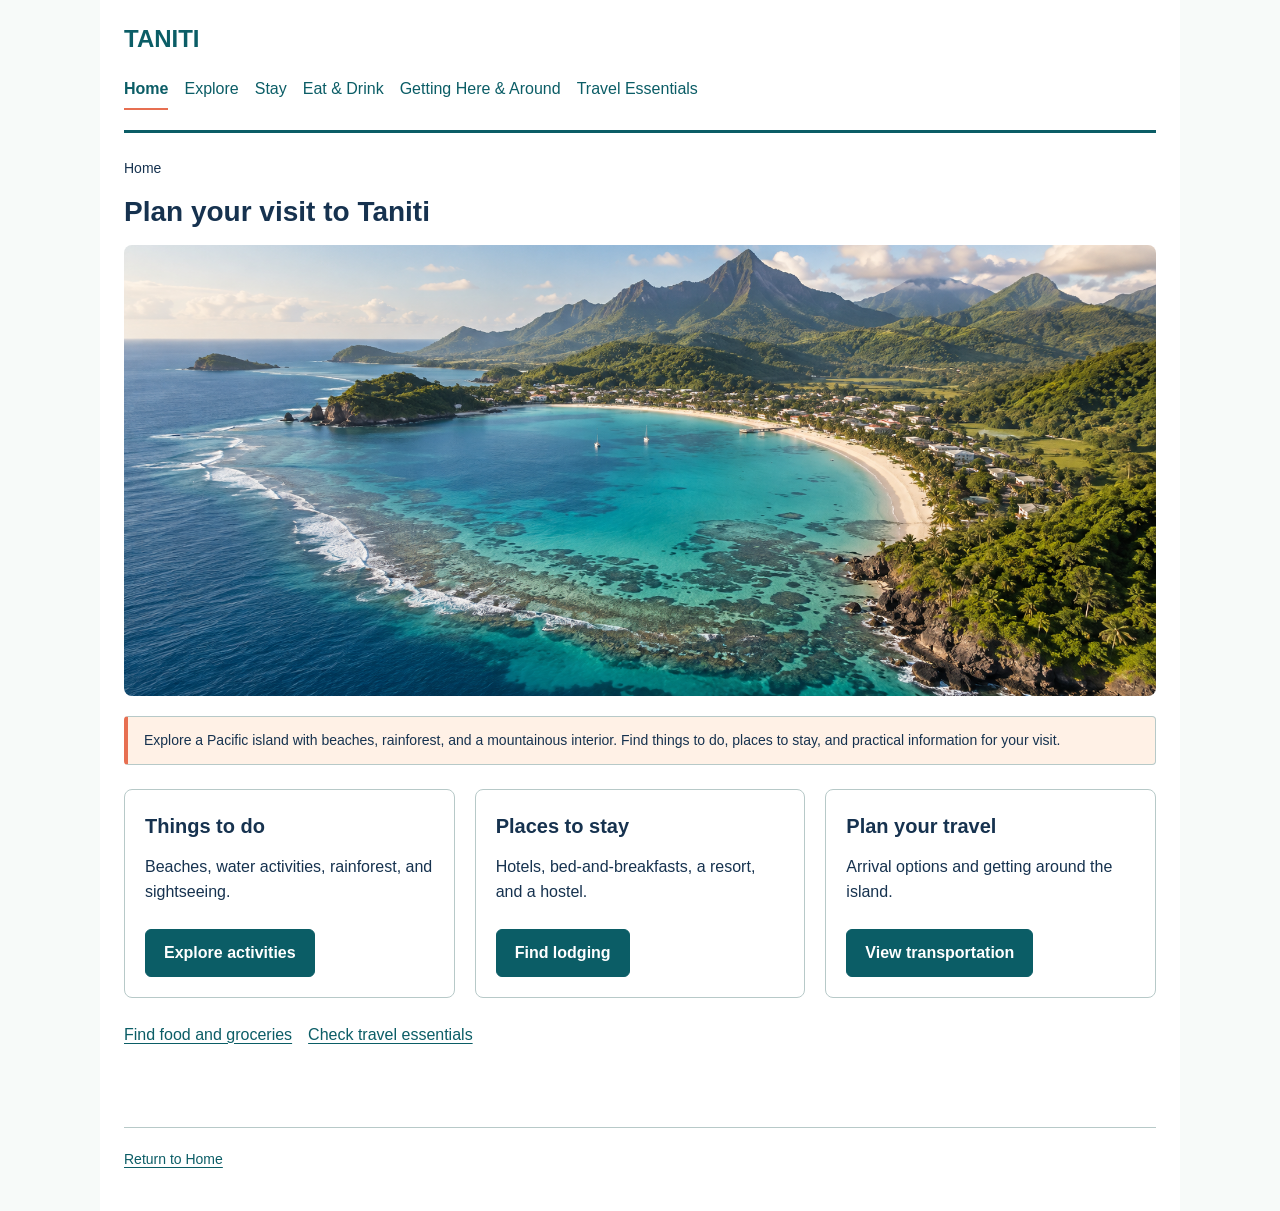
<file: index.html>
<!DOCTYPE html>
<html lang="en">
<head>
  <meta charset="UTF-8">
  <meta name="viewport" content="width=device-width, initial-scale=1.0">
  <title>Taniti · Plan your visit · Prototype</title>
  <link rel="stylesheet" href="style.css">
</head>
<body>
  <div class="site-container">
    <header>
      <a class="brand" href="index.html">TANITI</a>
      <nav aria-label="Main navigation">
        <a href="index.html" aria-current="page">Home</a>
        <a href="explore.html">Explore</a>
        <a href="stay.html">Stay</a>
        <a href="dining.html">Eat &amp; Drink</a>
        <a href="transport.html">Getting Here &amp; Around</a>
        <a href="essentials.html">Travel Essentials</a>
      </nav>
    </header>

    <main id="main">
      <p class="breadcrumb">Home</p>
      <h1>Plan your visit to Taniti</h1>
      
      <img
        class="hero-image"
        src="assets/taniti-hero-v1.png"
        alt="Aerial view of Taniti's turquoise lagoon, sandy coast, rainforest, and mountains"
      >
      
      <div class="note">
        Explore a Pacific island with beaches, rainforest, and a mountainous interior. Find things to do, places to stay, and practical information for your visit.
      </div>

      <div class="grid-3">
        <article class="box">
          <h2>Things to do</h2>
          <p>Beaches, water activities, rainforest, and sightseeing.</p>
          <a class="button" href="explore.html">Explore activities</a>
        </article>

        <article class="box">
          <h2>Places to stay</h2>
          <p>Hotels, bed-and-breakfasts, a resort, and a hostel.</p>
          <a class="button" href="stay.html">Find lodging</a>
        </article>

        <article class="box">
          <h2>Plan your travel</h2>
          <p>Arrival options and getting around the island.</p>
          <a class="button" href="transport.html">View transportation</a>
        </article>
      </div>

      <div class="quick-links">
        <a href="dining.html">Find food and groceries</a>
        <a href="essentials.html">Check travel essentials</a>
      </div>
    </main>

    <footer>
      <a href="index.html">Return to Home</a>
    </footer>
  </div>
</body>
</html>
</file>
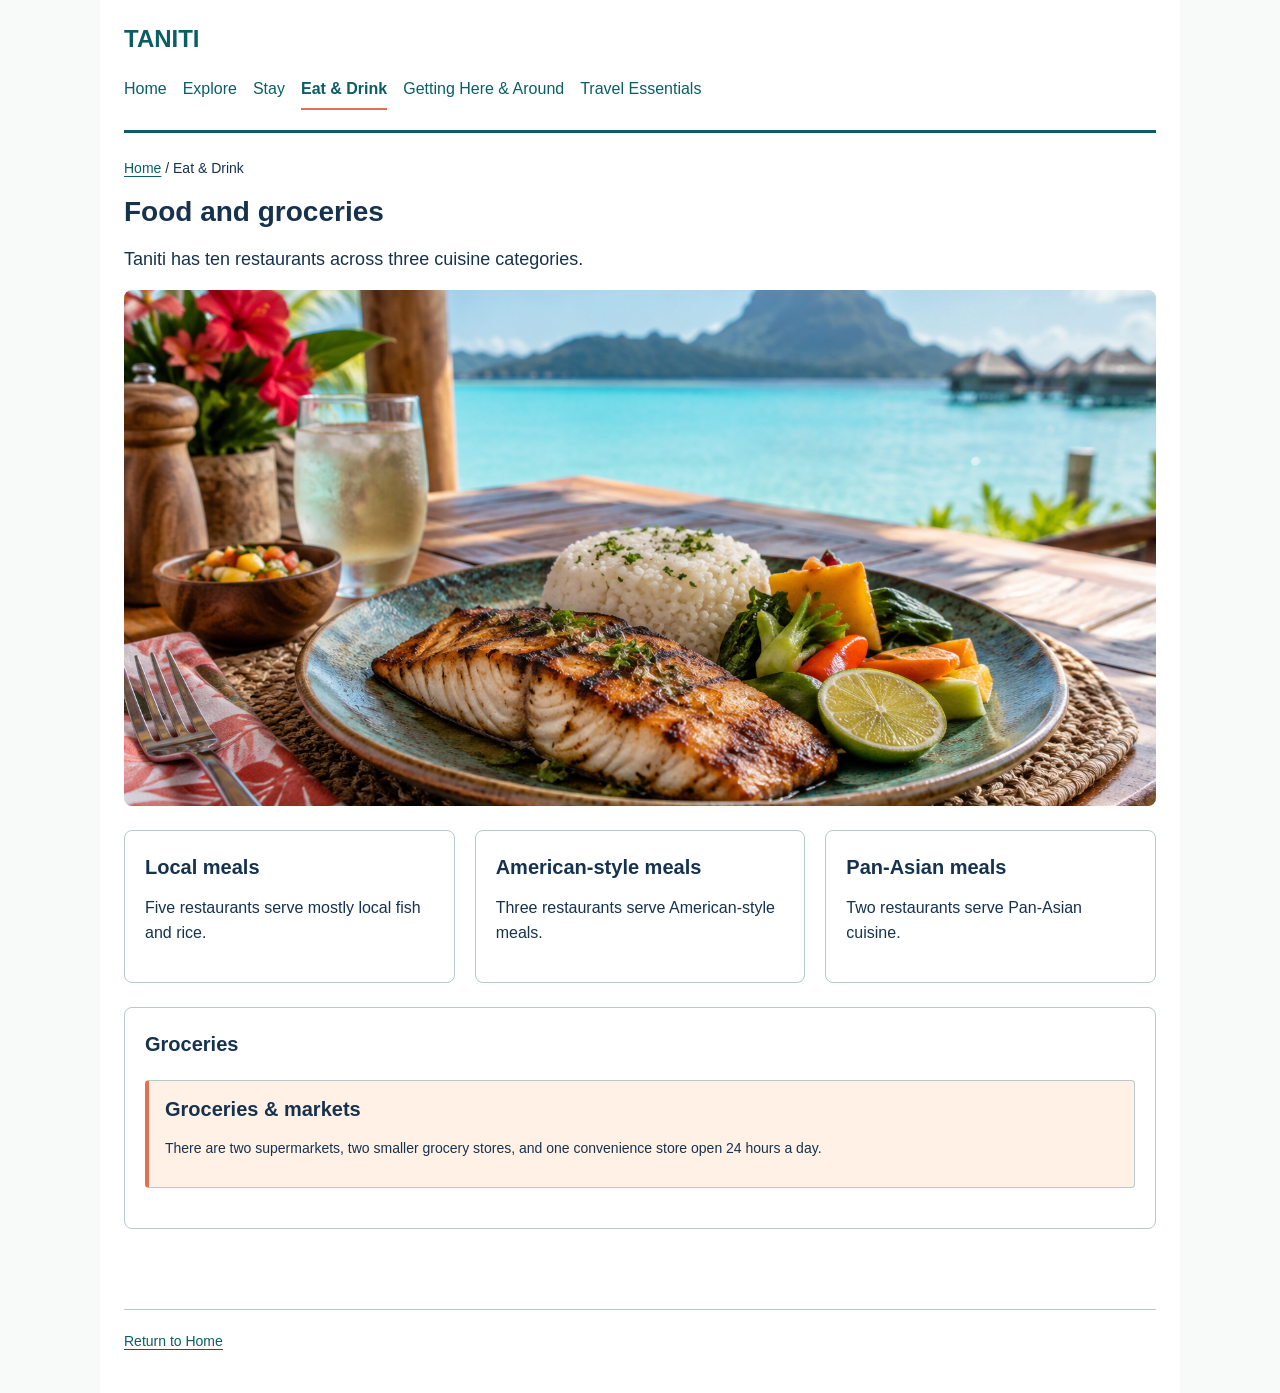
<file: dining.html>
<!DOCTYPE html>
<html lang="en">
<head>
  <meta charset="UTF-8">
  <meta name="viewport" content="width=device-width, initial-scale=1.0">
  <title>Taniti · Food and groceries · Prototype</title>
  <link rel="stylesheet" href="style.css">
</head>
<body>
  <div class="site-container">
    <header>
      <a class="brand" href="index.html">TANITI</a>
      <nav aria-label="Main navigation">
        <a href="index.html">Home</a>
        <a href="explore.html">Explore</a>
        <a href="stay.html">Stay</a>
        <a href="dining.html" aria-current="page">Eat &amp; Drink</a>
        <a href="transport.html">Getting Here &amp; Around</a>
        <a href="essentials.html">Travel Essentials</a>
      </nav>
    </header>

    <main id="main">
      <p class="breadcrumb"><a href="index.html">Home</a> / Eat &amp; Drink</p>
      <h1>Food and groceries</h1>
      <p class="lead">Taniti has ten restaurants across three cuisine categories.</p>

      <img
        class="page-image"
        src="assets/taniti-fish-rice-v1.png"
        alt="Grilled fish served with rice, vegetables, and lime at an island table"
      >

      <div class="grid-3">
        <article class="box">
          <h2>Local meals</h2>
          <p>Five restaurants serve mostly local fish and rice.</p>
        </article>

        <article class="box">
          <h2>American-style meals</h2>
          <p>Three restaurants serve American-style meals.</p>
        </article>

        <article class="box">
          <h2>Pan-Asian meals</h2>
          <p>Two restaurants serve Pan-Asian cuisine.</p>
        </article>
      </div>

      <div class="box">
        <h2>Groceries</h2>
      <div class="note">
        <h2>Groceries &amp; markets</h2>
        <p>There are two supermarkets, two smaller grocery stores, and one convenience store open 24 hours a day.</p>
      </div>
    </main>

    <footer>
      <a href="index.html">Return to Home</a>
    </footer>
  </div>
</body>
</html>
</file>
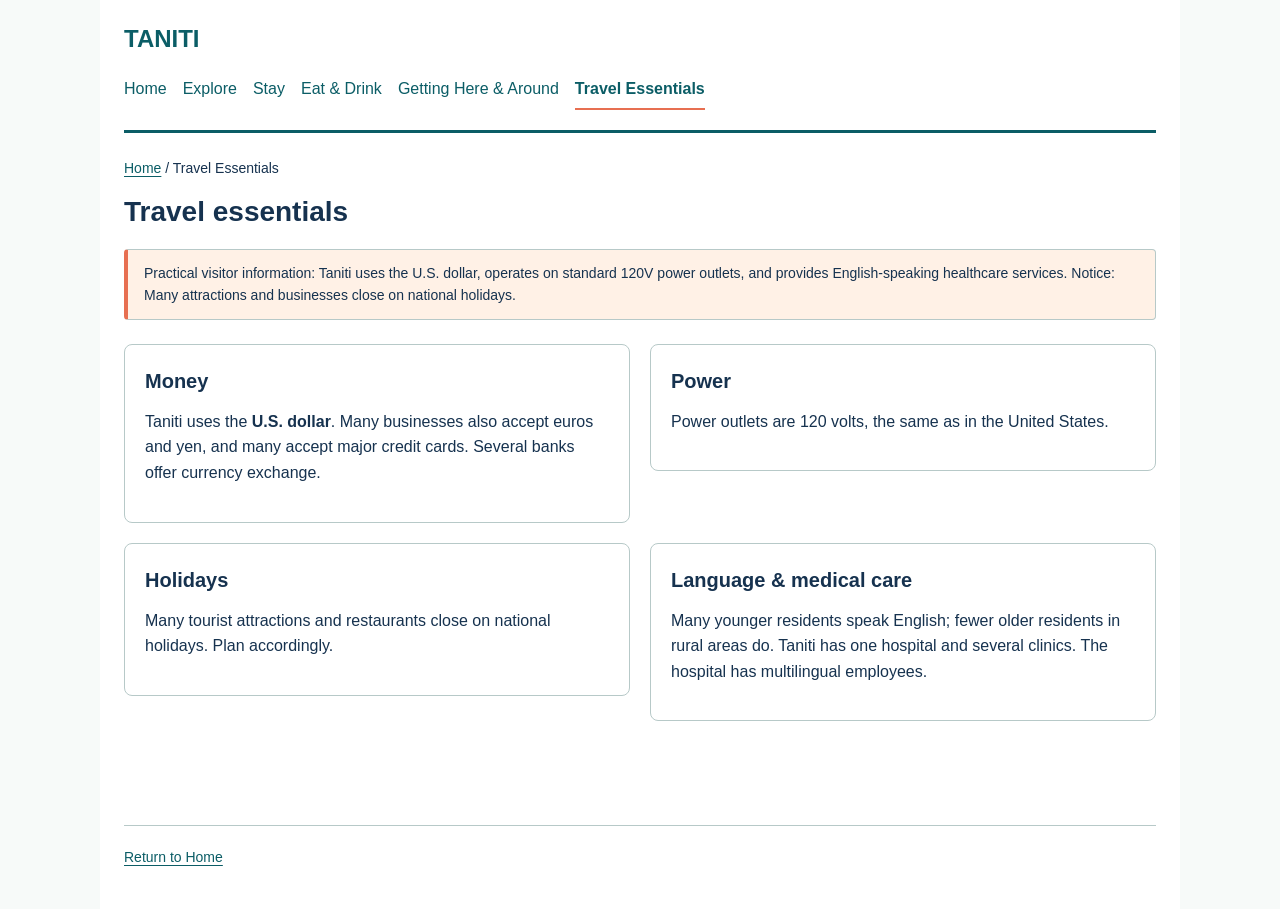
<file: essentials.html>
<!DOCTYPE html>
<html lang="en">
<head>
  <meta charset="UTF-8">
  <meta name="viewport" content="width=device-width, initial-scale=1.0">
  <title>Taniti · Travel essentials · Prototype</title>
  <link rel="stylesheet" href="style.css">
</head>
<body>
  <div class="site-container">
    <header>
      <a class="brand" href="index.html">TANITI</a>
      <nav aria-label="Main navigation">
        <a href="index.html">Home</a>
        <a href="explore.html">Explore</a>
        <a href="stay.html">Stay</a>
        <a href="dining.html">Eat &amp; Drink</a>
        <a href="transport.html">Getting Here &amp; Around</a>
        <a href="essentials.html" aria-current="page">Travel Essentials</a>
      </nav>
    </header>

    <main id="main">
      <p class="breadcrumb"><a href="index.html">Home</a> / Travel Essentials</p>
      <h1>Travel essentials</h1>

      <div class="note">
        Practical visitor information: Taniti uses the U.S. dollar, operates on standard 120V power outlets, and provides English-speaking healthcare services. Notice: Many attractions and businesses close on national holidays.
      </div>

      <div class="grid-2">
        <article class="box">
          <h2>Money</h2>
          <p>Taniti uses the <strong>U.S. dollar</strong>. Many businesses also accept euros and yen, and many accept major credit cards. Several banks offer currency exchange.</p>
        </article>

        <article class="box">
          <h2>Power</h2>
          <p>Power outlets are 120 volts, the same as in the United States.</p>
        </article>

        <article class="box">
          <h2>Holidays</h2>
          <p>Many tourist attractions and restaurants close on national holidays. Plan accordingly.</p>
        </article>

        <article class="box">
          <h2>Language &amp; medical care</h2>
          <p>Many younger residents speak English; fewer older residents in rural areas do. Taniti has one hospital and several clinics. The hospital has multilingual employees.</p>
        </article>
      </div>
    </main>

    <footer>
      <a href="index.html">Return to Home</a>
    </footer>
  </div>
</body>
</html>
</file>
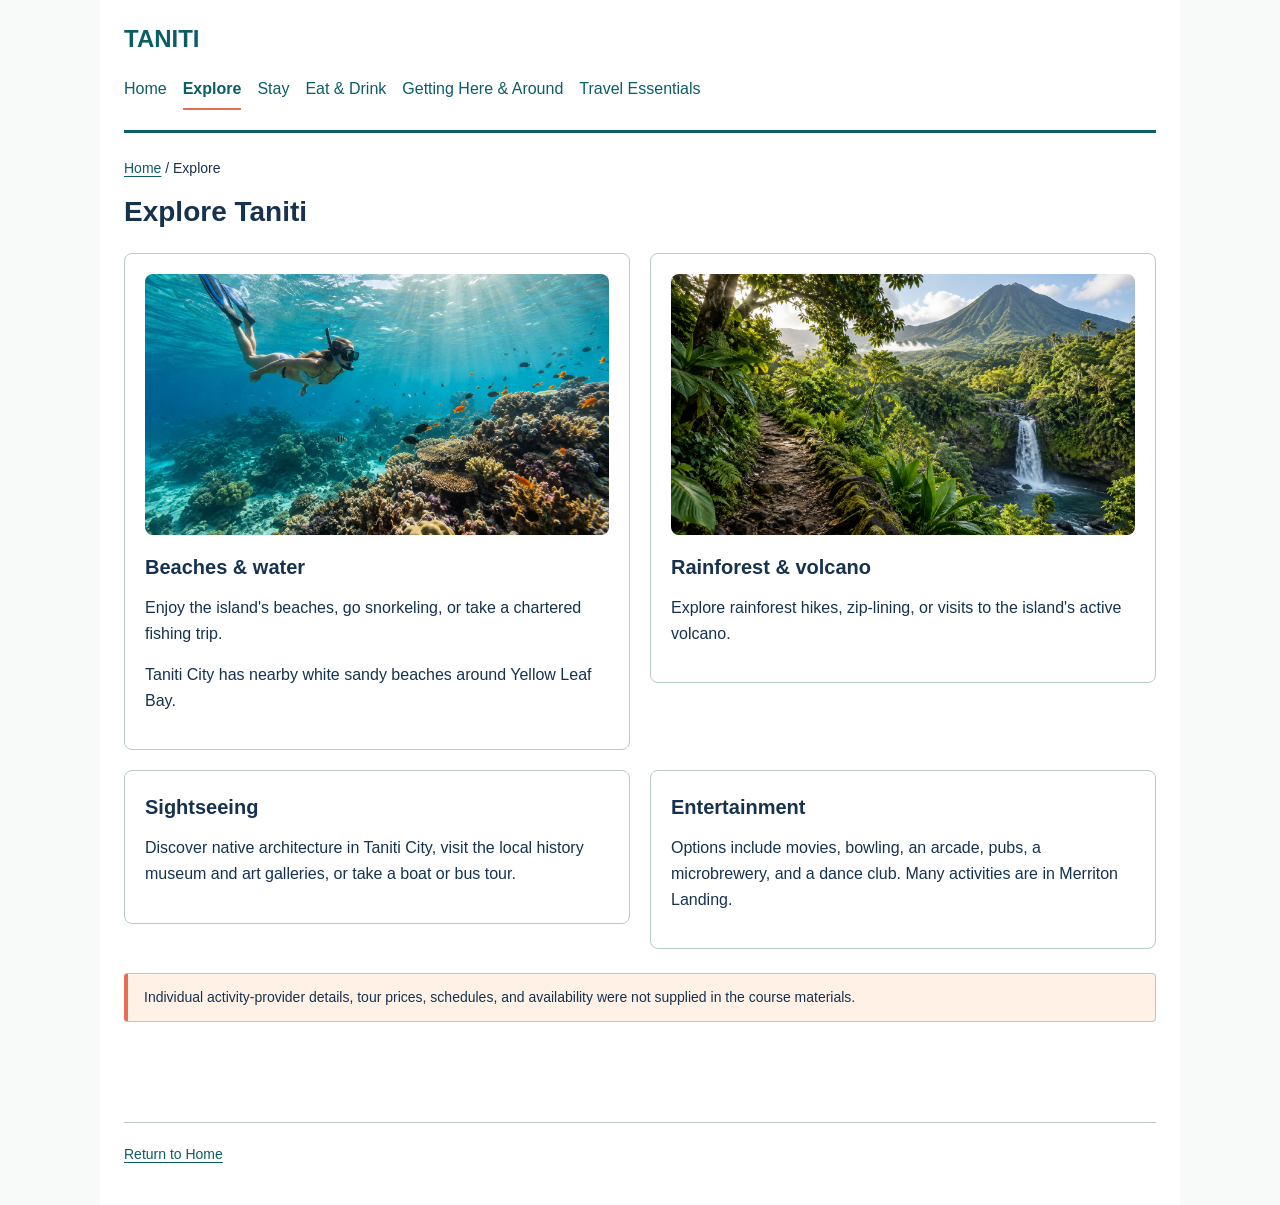
<file: explore.html>
<!DOCTYPE html>
<html lang="en">
<head>
  <meta charset="UTF-8">
  <meta name="viewport" content="width=device-width, initial-scale=1.0">
  <title>Taniti · Explore Taniti · Prototype</title>
  <link rel="stylesheet" href="style.css">
</head>
<body>
  <div class="site-container">
    <header>
      <a class="brand" href="index.html">TANITI</a>
      <nav aria-label="Main navigation">
        <a href="index.html">Home</a>
        <a href="explore.html" aria-current="page">Explore</a>
        <a href="stay.html">Stay</a>
        <a href="dining.html">Eat &amp; Drink</a>
        <a href="transport.html">Getting Here &amp; Around</a>
        <a href="essentials.html">Travel Essentials</a>
      </nav>
    </header>

    <main id="main">
      <p class="breadcrumb"><a href="index.html">Home</a> / Explore</p>
      <h1>Explore Taniti</h1>

      <div class="grid-2">
        <article class="box">
          <img
            class="card-image"
            src="assets/taniti-snorkeling-v1.png"
            alt="Snorkeler swimming above a colorful coral reef in clear tropical water"
          >
          <h2>Beaches &amp; water</h2>
          <p>Enjoy the island's beaches, go snorkeling, or take a chartered fishing trip.</p>
          <p>Taniti City has nearby white sandy beaches around Yellow Leaf Bay.</p>
        </article>

        <article class="box">
          <img
            class="card-image"
            src="assets/taniti-rainforest-volcano-v1.png"
            alt="Rainforest trail beside a waterfall with a volcanic mountain in the distance"
          >
          <h2>Rainforest &amp; volcano</h2>
          <p>Explore rainforest hikes, zip-lining, or visits to the island's active volcano.</p>
        </article>

        <article class="box">
          <h2>Sightseeing</h2>
          <p>Discover native architecture in Taniti City, visit the local history museum and art galleries, or take a boat or bus tour.</p>
        </article>

        <article class="box">
          <h2>Entertainment</h2>
          <p>Options include movies, bowling, an arcade, pubs, a microbrewery, and a dance club. Many activities are in Merriton Landing.</p>
        </article>
      </div>

      <div class="note">
        Individual activity-provider details, tour prices, schedules, and availability were not supplied in the course materials.
      </div>
    </main>

    <footer>
      <a href="index.html">Return to Home</a>
    </footer>
  </div>
</body>
</html>
</file>
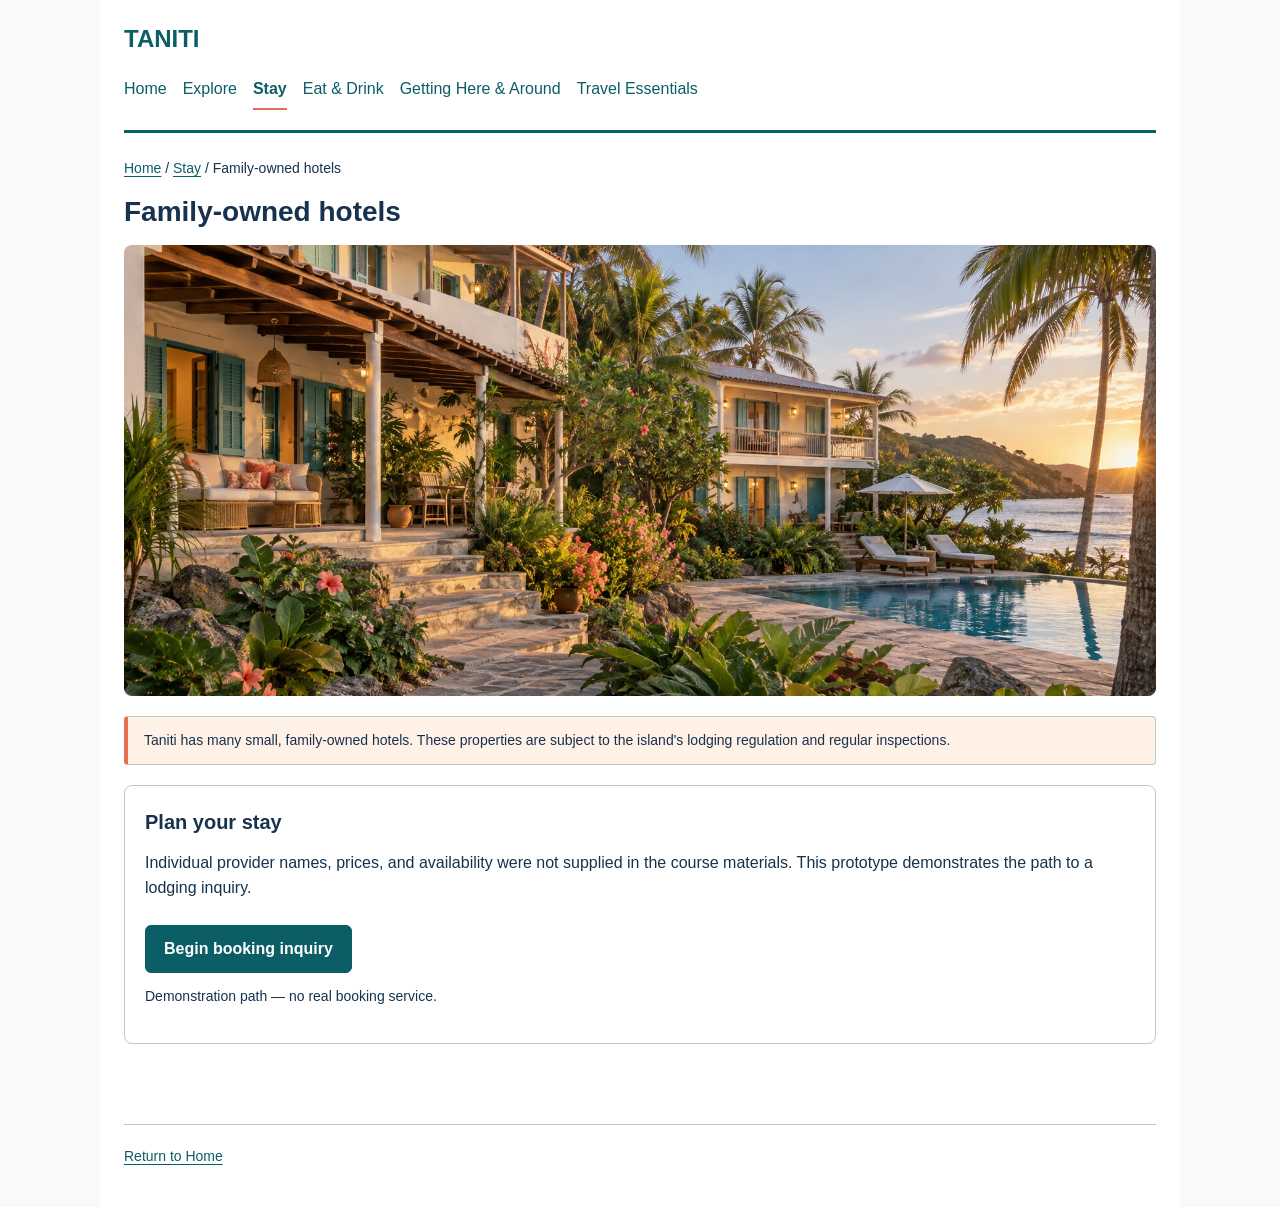
<file: hotel.html>
<!DOCTYPE html>
<html lang="en">
<head>
  <meta charset="UTF-8">
  <meta name="viewport" content="width=device-width, initial-scale=1.0">
  <title>Taniti · Family-owned hotels · Prototype</title>
  <link rel="stylesheet" href="style.css">
</head>
<body>
  <div class="site-container">
    <header>
      <a class="brand" href="index.html">TANITI</a>
      <nav aria-label="Main navigation">
        <a href="index.html">Home</a>
        <a href="explore.html">Explore</a>
        <a href="stay.html" aria-current="page">Stay</a>
        <a href="dining.html">Eat &amp; Drink</a>
        <a href="transport.html">Getting Here &amp; Around</a>
        <a href="essentials.html">Travel Essentials</a>
      </nav>
    </header>

    <main id="main">
      <p class="breadcrumb"><a href="index.html">Home</a> / <a href="stay.html">Stay</a> / Family-owned hotels</p>
      <h1>Family-owned hotels</h1>

      <img
        class="hero-image"
        src="assets/taniti-family-hotel-v1.png"
        alt="Small family-owned tropical hotel with a veranda, gardens, and pool near the coast"
      >

      <div class="note">
        Taniti has many small, family-owned hotels. These properties are subject to the island's lodging regulation and regular inspections.
      </div>

      <div class="box">
        <h2>Plan your stay</h2>
        <p>Individual provider names, prices, and availability were not supplied in the course materials. This prototype demonstrates the path to a lodging inquiry.</p>
        <a class="button" href="inquiry.html">Begin booking inquiry</a>
        <p class="small-text">Demonstration path — no real booking service.</p>
      </div>
    </main>

    <footer>
      <a href="index.html">Return to Home</a>
    </footer>
  </div>
</body>
</html>
</file>
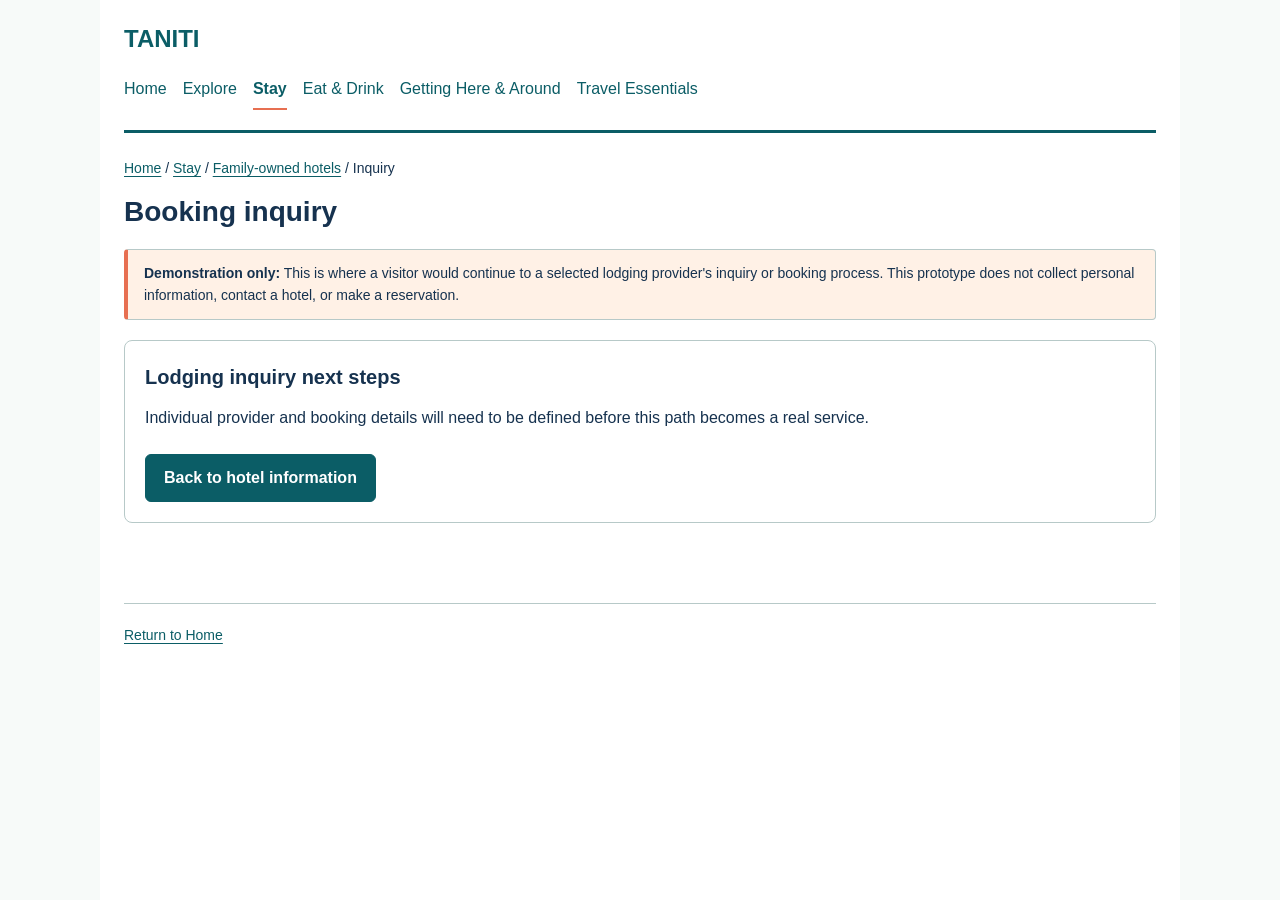
<file: inquiry.html>
<!DOCTYPE html>
<html lang="en">
<head>
  <meta charset="UTF-8">
  <meta name="viewport" content="width=device-width, initial-scale=1.0">
  <title>Taniti · Booking inquiry · Prototype</title>
  <link rel="stylesheet" href="style.css">
</head>
<body>
  <div class="site-container">
    <header>
      <a class="brand" href="index.html">TANITI</a>
      <nav aria-label="Main navigation">
        <a href="index.html">Home</a>
        <a href="explore.html">Explore</a>
        <a href="stay.html" aria-current="page">Stay</a>
        <a href="dining.html">Eat &amp; Drink</a>
        <a href="transport.html">Getting Here &amp; Around</a>
        <a href="essentials.html">Travel Essentials</a>
      </nav>
    </header>

    <main id="main">
      <p class="breadcrumb"><a href="index.html">Home</a> / <a href="stay.html">Stay</a> / <a href="hotel.html">Family-owned hotels</a> / Inquiry</p>
      <h1>Booking inquiry</h1>

      <div class="note">
        <strong>Demonstration only:</strong> This is where a visitor would continue to a selected lodging provider's inquiry or booking process. This prototype does not collect personal information, contact a hotel, or make a reservation.
      </div>

      <div class="box">
        <h2>Lodging inquiry next steps</h2>
        <p>Individual provider and booking details will need to be defined before this path becomes a real service.</p>
        <a class="button" href="hotel.html">Back to hotel information</a>
      </div>
    </main>

    <footer>
      <a href="index.html">Return to Home</a>
    </footer>
  </div>
</body>
</html>
</file>
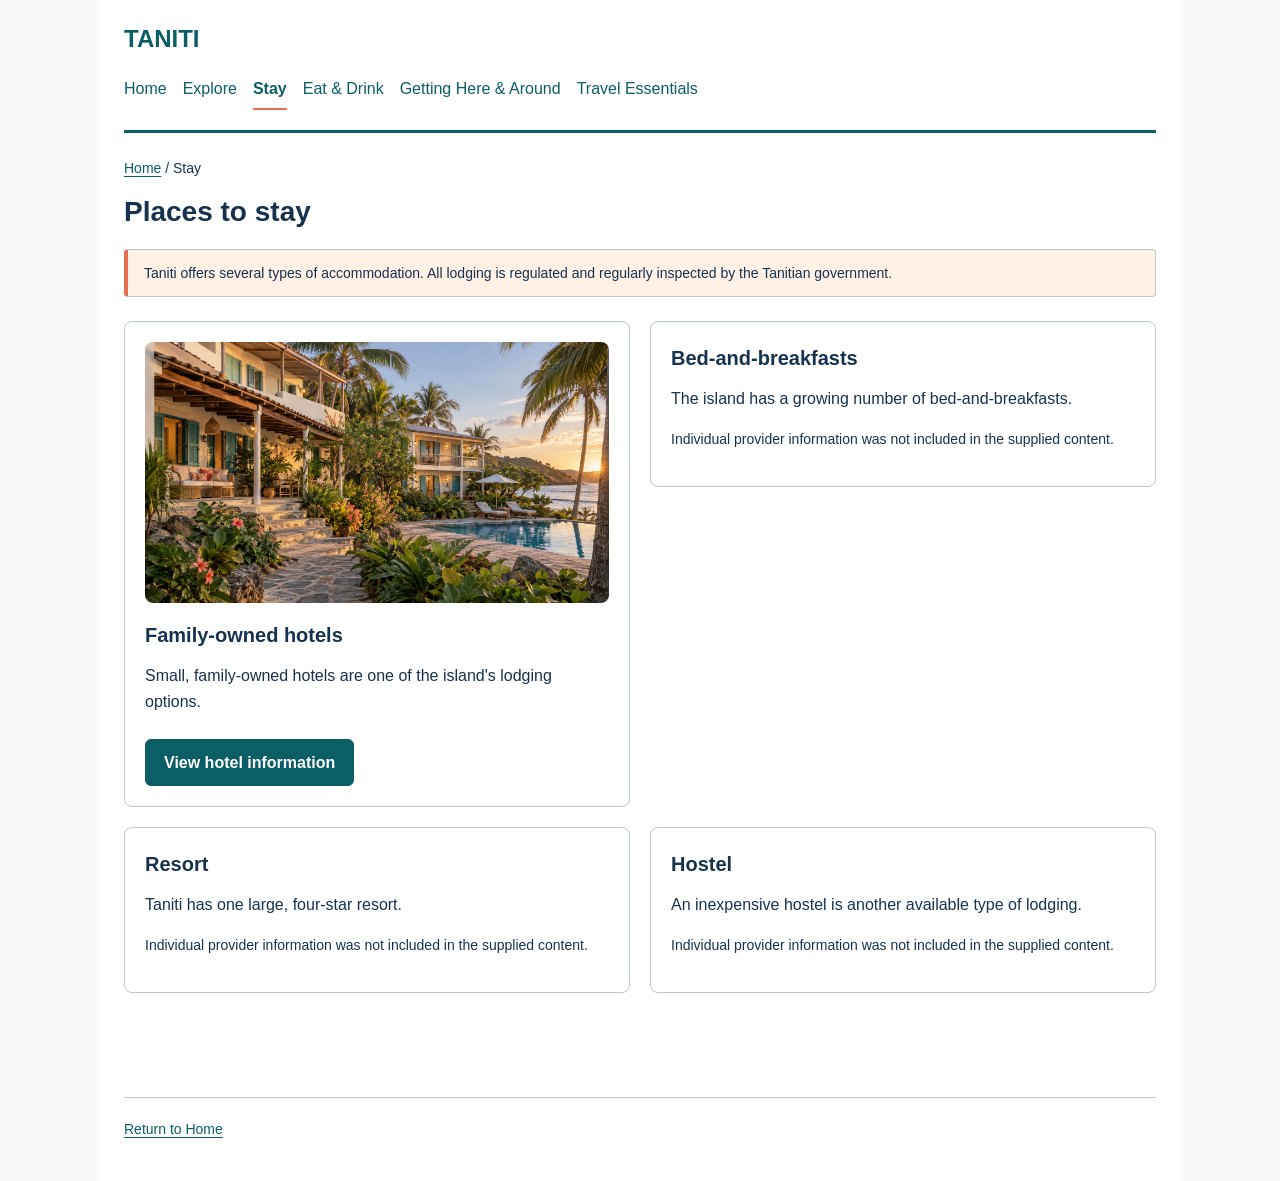
<file: stay.html>
<!DOCTYPE html>
<html lang="en">
<head>
  <meta charset="UTF-8">
  <meta name="viewport" content="width=device-width, initial-scale=1.0">
  <title>Taniti · Places to stay · Prototype</title>
  <link rel="stylesheet" href="style.css">
</head>
<body>
  <div class="site-container">
    <header>
      <a class="brand" href="index.html">TANITI</a>
      <nav aria-label="Main navigation">
        <a href="index.html">Home</a>
        <a href="explore.html">Explore</a>
        <a href="stay.html" aria-current="page">Stay</a>
        <a href="dining.html">Eat &amp; Drink</a>
        <a href="transport.html">Getting Here &amp; Around</a>
        <a href="essentials.html">Travel Essentials</a>
      </nav>
    </header>

    <main id="main">
      <p class="breadcrumb"><a href="index.html">Home</a> / Stay</p>
      <h1>Places to stay</h1>
      <div class="note">
        Taniti offers several types of accommodation. All lodging is regulated and regularly inspected by the Tanitian government.
      </div>

      <div class="grid-2">
        <article class="box">
          <img
            class="card-image"
            src="assets/taniti-family-hotel-v1.png"
            alt="Small family-owned tropical hotel with a veranda, gardens, and pool near the coast"
          >
          <h2>Family-owned hotels</h2>
          <p>Small, family-owned hotels are one of the island's lodging options.</p>
          <a class="button" href="hotel.html">View hotel information</a>
        </article>

        <article class="box">
          <h2>Bed-and-breakfasts</h2>
          <p>The island has a growing number of bed-and-breakfasts.</p>
          <p class="small-text">Individual provider information was not included in the supplied content.</p>
        </article>

        <article class="box">
          <h2>Resort</h2>
          <p>Taniti has one large, four-star resort.</p>
          <p class="small-text">Individual provider information was not included in the supplied content.</p>
        </article>

        <article class="box">
          <h2>Hostel</h2>
          <p>An inexpensive hostel is another available type of lodging.</p>
          <p class="small-text">Individual provider information was not included in the supplied content.</p>
        </article>
      </div>
    </main>

    <footer>
      <a href="index.html">Return to Home</a>
    </footer>
  </div>
</body>
</html>
</file>
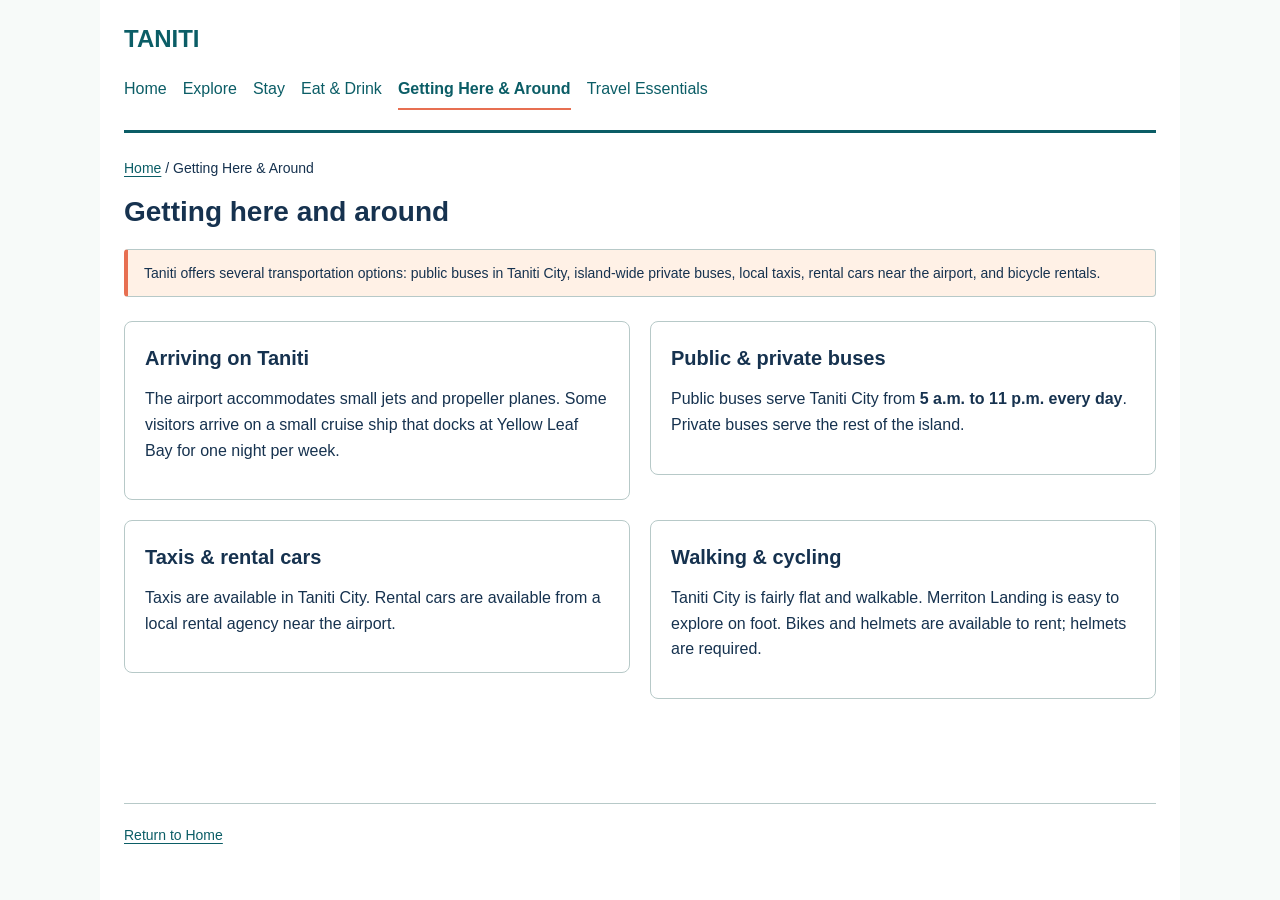
<file: transport.html>
<!DOCTYPE html>
<html lang="en">
<head>
  <meta charset="UTF-8">
  <meta name="viewport" content="width=device-width, initial-scale=1.0">
  <title>Taniti · Getting here and around · Prototype</title>
  <link rel="stylesheet" href="style.css">
</head>
<body>
  <div class="site-container">
    <header>
      <a class="brand" href="index.html">TANITI</a>
      <nav aria-label="Main navigation">
        <a href="index.html">Home</a>
        <a href="explore.html">Explore</a>
        <a href="stay.html">Stay</a>
        <a href="dining.html">Eat &amp; Drink</a>
        <a href="transport.html" aria-current="page">Getting Here &amp; Around</a>
        <a href="essentials.html">Travel Essentials</a>
      </nav>
    </header>

    <main id="main">
      <p class="breadcrumb"><a href="index.html">Home</a> / Getting Here &amp; Around</p>
      <h1>Getting here and around</h1>

      <div class="note">
        Taniti offers several transportation options: public buses in Taniti City, island-wide private buses, local taxis, rental cars near the airport, and bicycle rentals.
      </div>

      <div class="grid-2">
        <article class="box">
          <h2>Arriving on Taniti</h2>
          <p>The airport accommodates small jets and propeller planes. Some visitors arrive on a small cruise ship that docks at Yellow Leaf Bay for one night per week.</p>
        </article>

        <article class="box">
          <h2>Public &amp; private buses</h2>
          <p>Public buses serve Taniti City from <strong>5 a.m. to 11 p.m. every day</strong>. Private buses serve the rest of the island.</p>
        </article>

        <article class="box">
          <h2>Taxis &amp; rental cars</h2>
          <p>Taxis are available in Taniti City. Rental cars are available from a local rental agency near the airport.</p>
        </article>

        <article class="box">
          <h2>Walking &amp; cycling</h2>
          <p>Taniti City is fairly flat and walkable. Merriton Landing is easy to explore on foot. Bikes and helmets are available to rent; helmets are required.</p>
        </article>
      </div>
    </main>

    <footer>
      <a href="index.html">Return to Home</a>
    </footer>
  </div>
</body>
</html>
</file>
<file: style.css>
:root {
  --page-bg: #F7FAF9;
  --primary: #0B5D66;
  --accent: #E76F51;
  --text: #16324F;
  --soft: #FFF1E6;
  --surface: #FFFFFF;
  --border: #B7C9C8;
}

* {
  box-sizing: border-box;
}

body {
  margin: 0;
  background-color: var(--page-bg);
  color: var(--text);
  font-family: Arial, sans-serif;
  font-size: 16px;
  line-height: 1.6;
}

a {
  color: var(--primary);
  text-decoration: underline;
  text-underline-offset: 3px;
}

a:hover {
  color: #084A51;
}

a:focus-visible,
.button:focus-visible {
  outline: 3px solid var(--accent);
  outline-offset: 3px;
}

.site-container {
  max-width: 1080px;
  margin: 0 auto;
  background-color: var(--surface);
  min-height: 100vh;
  padding: 0 24px 40px;
}

header {
  padding: 20px 0;
  border-bottom: 3px solid var(--primary);
}

.brand {
  font-size: 24px;
  font-weight: bold;
  color: var(--primary);
  text-decoration: none;
  display: inline-block;
  margin-bottom: 12px;
}

nav {
  display: flex;
  flex-wrap: wrap;
  gap: 16px;
}

nav a {
  padding: 6px 0;
  text-decoration: none;
  color: var(--primary);
}

nav a[aria-current="page"] {
  font-weight: bold;
  border-bottom: 2px solid var(--accent);
}

main {
  padding: 24px 0 40px;
}

.breadcrumb {
  font-size: 14px;
  color: var(--text);
  margin-bottom: 16px;
}

.breadcrumb a {
  color: var(--primary);
}

h1 {
  font-size: 28px;
  line-height: 1.2;
  margin: 0 0 16px;
  color: var(--text);
}

h2 {
  font-size: 20px;
  margin: 0 0 12px;
  color: var(--text);
}

h3 {
  font-size: 18px;
  margin: 0 0 10px;
  color: var(--text);
}

p {
  margin: 0 0 16px;
}

.lead {
  font-size: 18px;
  max-width: 800px;
  color: var(--text);
}

.placeholder {
  border: 2px dashed var(--border);
  background-color: var(--soft);
  color: var(--text);
  display: grid;
  place-items: center;
  text-align: center;
  height: 140px;
  margin-bottom: 16px;
  font-size: 14px;
  border-radius: 8px;
}

.placeholder.hero {
  height: 180px;
}

.hero-image,
.page-image,
.card-image {
  display: block;
  width: 100%;
  object-fit: cover;
  border-radius: 8px;
  margin-bottom: 16px;
}

.hero-image {
  aspect-ratio: 16 / 7;
}

.page-image {
  aspect-ratio: 16 / 8;
}

.card-image {
  aspect-ratio: 16 / 9;
}

.grid {
  display: grid;
  grid-template-columns: repeat(auto-fit, minmax(280px, 1fr));
  gap: 20px;
  margin: 24px 0;
}

.grid-3 {
  display: grid;
  grid-template-columns: repeat(3, 1fr);
  gap: 20px;
  margin: 24px 0;
}

.grid-2 {
  display: grid;
  grid-template-columns: repeat(2, 1fr);
  gap: 20px;
  margin: 24px 0;
  align-items: start;
}

.box {
  border: 1px solid var(--border);
  border-radius: 8px;
  padding: 20px;
  background-color: var(--surface);
}

.button {
  display: inline-block;
  padding: 10px 18px;
  border: 1px solid var(--primary);
  border-radius: 6px;
  background-color: var(--primary);
  color: #ffffff;
  text-decoration: none;
  font-weight: bold;
  cursor: pointer;
  margin-top: 8px;
}

.button:hover {
  background-color: #084A51;
  border-color: #084A51;
  color: #ffffff;
}

.note {
  border: 1px solid var(--border);
  border-left: 4px solid var(--accent);
  border-radius: 4px;
  padding: 12px 16px;
  background-color: var(--soft);
  margin: 20px 0;
  font-size: 14px;
  color: var(--text);
}

.quick-links {
  display: flex;
  gap: 16px;
  flex-wrap: wrap;
  margin-top: 20px;
}

.small-text {
  font-size: 14px;
  margin-top: 12px;
  color: var(--text);
}

footer {
  margin-top: 40px;
  padding-top: 20px;
  border-top: 1px solid var(--border);
  font-size: 14px;
  display: flex;
  justify-content: space-between;
  flex-wrap: wrap;
  gap: 12px;
}

@media (max-width: 700px) {
  .site-container {
    padding: 0 16px 30px;
  }

  .grid-3,
  .grid-2 {
    grid-template-columns: 1fr;
  }

  nav {
    display: grid;
    grid-template-columns: repeat(2, 1fr);
    gap: 8px 16px;
  }

  nav a {
    padding: 8px 0;
    border-bottom: 1px solid var(--border);
  }

  .hero-image,
  .page-image,
  .card-image {
    aspect-ratio: 4 / 3;
  }
}
</file>
